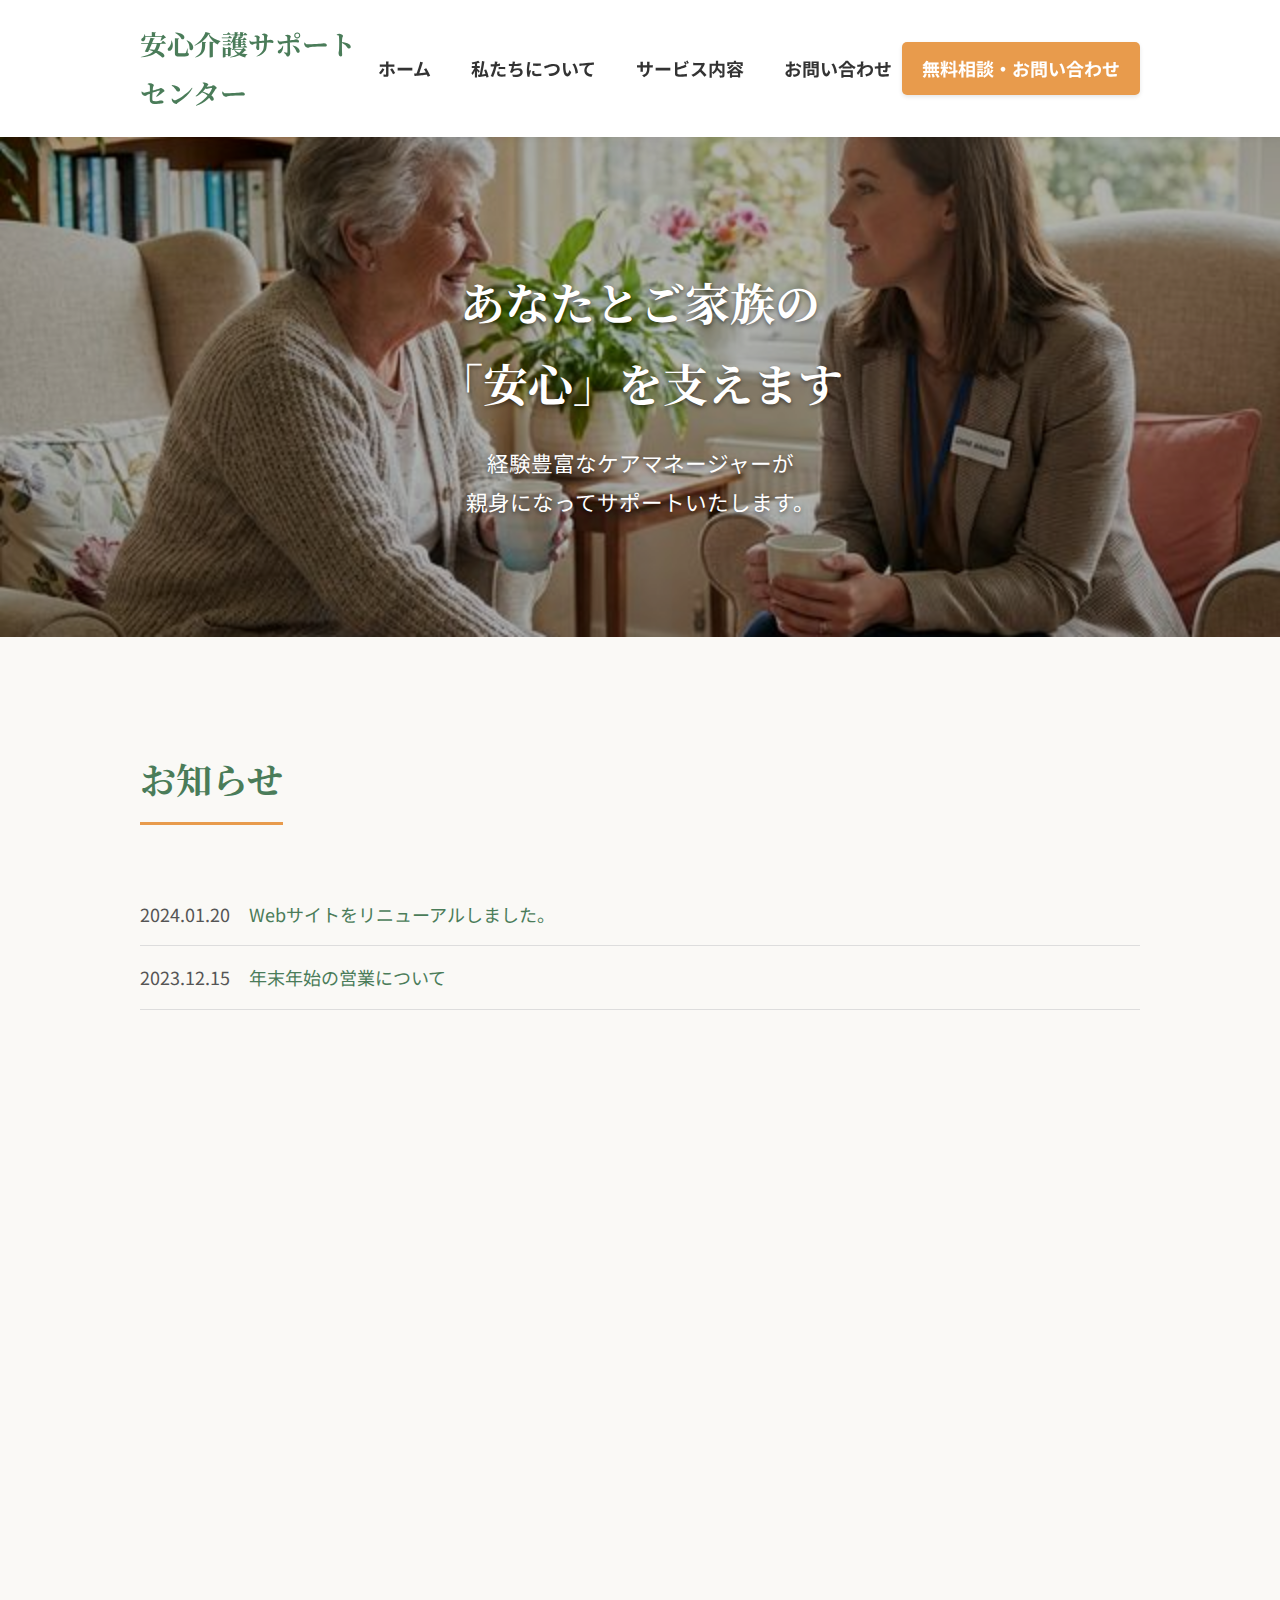
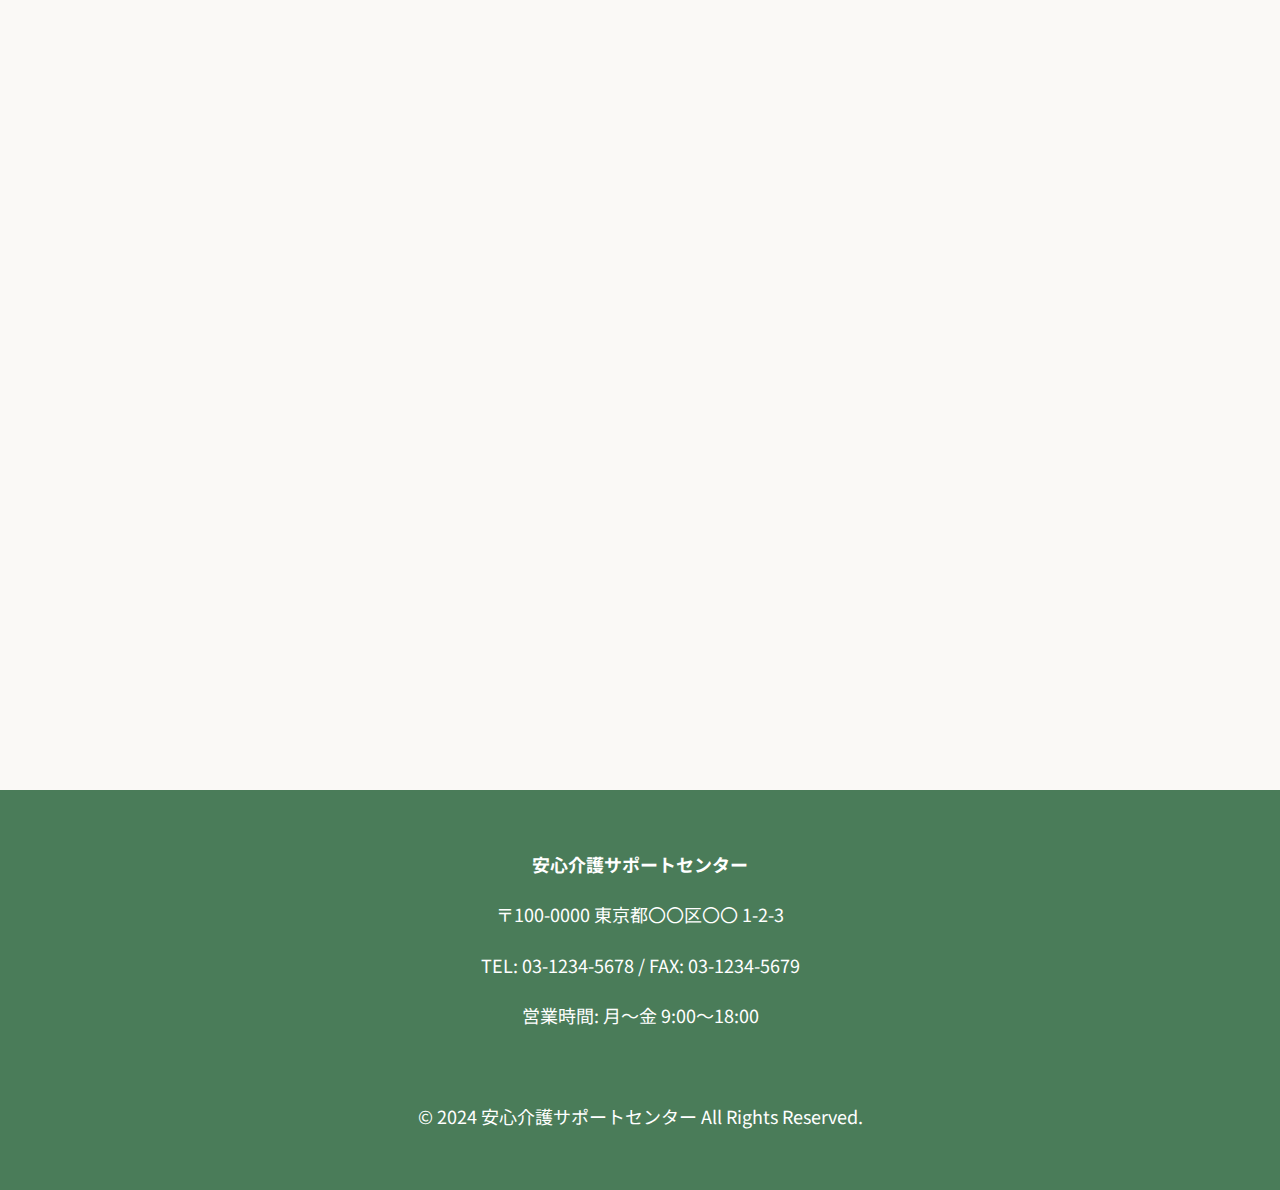
<file: index.html>
<!DOCTYPE html>
<html lang="ja">

<head>
    <meta charset="UTF-8">
    <meta name="viewport" content="width=device-width, initial-scale=1.0">
    <title>安心介護サポートセンター | 居宅介護支援事業所</title>
    <meta name="description" content="地域に根ざした居宅介護支援事業所「安心介護サポートセンター」。経験豊富なケアマネージャーが、利用者様とご家族に寄り添った最適なケアプランをご提案します。">
    <link rel="stylesheet" href="style.css">
</head>

<body>

    <header>
        <div class="header-container">
            <div class="logo">安心介護サポートセンター</div>
            <nav>
                <ul>
                    <li><a href="index.html">ホーム</a></li>
                    <li><a href="about.html">私たちについて</a></li>
                    <li><a href="service.html">サービス内容</a></li>
                    <li><a href="contact.html">お問い合わせ</a></li>
                </ul>
            </nav>
            <a href="contact.html" class="header-cta">無料相談・お問い合わせ</a>
        </div>
    </header>

    <main>
        <section class="hero fade-in" style="background-image: url('hero.jpg');">
            <div class="hero-content">
                <h1>あなたとご家族の<br>「安心」を支えます</h1>
                <p>経験豊富なケアマネージャーが<br>親身になってサポートいたします。</p>
            </div>
        </section>

        <section class="section container fade-in">
            <h2 class="section-title">お知らせ</h2>
            <ul style="list-style: none; padding: 0;">
                <li style="border-bottom: 1px solid #ddd; padding: 15px 0;">
                    <span style="color: var(--color-text-light); margin-right: 15px;">2024.01.20</span>
                    <a href="news.html">Webサイトをリニューアルしました。</a>
                </li>
                <li style="border-bottom: 1px solid #ddd; padding: 15px 0;">
                    <span style="color: var(--color-text-light); margin-right: 15px;">2023.12.15</span>
                    <a href="#">年末年始の営業について</a>
                </li>
            </ul>
        </section>

        <section class="section container fade-in"
            style="background-color: var(--color-bg-light); padding: 60px 40px; border-radius: var(--radius-soft);">
            <h2 class="section-title">私たちの特徴</h2>
            <div class="card-grid">
                <div class="card">
                    <h3>地域密着</h3>
                    <p>地域の医療機関、介護サービス事業者と密に連携し、迅速かつ最適なサービスを調整します。</p>
                </div>
                <div class="card">
                    <h3>経験豊富</h3>
                    <p>介護福祉士、社会福祉士などの資格を持つベテランケアマネージャーが在籍しています。</p>
                </div>
                <div class="card">
                    <h3>相談無料</h3>
                    <p>ケアプランの作成費用は全額介護保険から給付されるため、自己負担はありません。</p>
                </div>
            </div>
            <div style="text-align: center; margin-top: 50px;">
                <a href="about.html" class="btn-large">私たちについて</a>
            </div>
        </section>

        <section class="section container fade-in" style="text-align: center;">
            <h2 class="section-title">お困りではありませんか？</h2>
            <p style="font-size: 1.2em; margin-bottom: 40px; line-height: 2;">
                「親の介護が必要になったが、どうすればいいか分からない」<br>
                「介護保険の申請方法が分からない」<br>
                など、介護に関するお悩みは私たちにご相談ください。
            </p>
            <a href="service.html" class="btn-large">サービス内容を見る</a>
        </section>
    </main>

    <script>
        // Simple Fade-in Observer
        const observer = new IntersectionObserver((entries) => {
            entries.forEach(entry => {
                if (entry.isIntersecting) {
                    entry.target.classList.add('visible');
                }
            });
        }, { threshold: 0.1 });

        document.querySelectorAll('.fade-in').forEach(el => observer.observe(el));
    </script>

    <footer>
        <div class="container">
            <p><strong>安心介護サポートセンター</strong></p>
            <p>〒100-0000 東京都〇〇区〇〇 1-2-3</p>
            <p>TEL: 03-1234-5678 / FAX: 03-1234-5679</p>
            <p>営業時間: 月〜金 9:00〜18:00</p>
            <br>
            <p>&copy; 2024 安心介護サポートセンター All Rights Reserved.</p>
        </div>
    </footer>

</body>

</html>
</file>
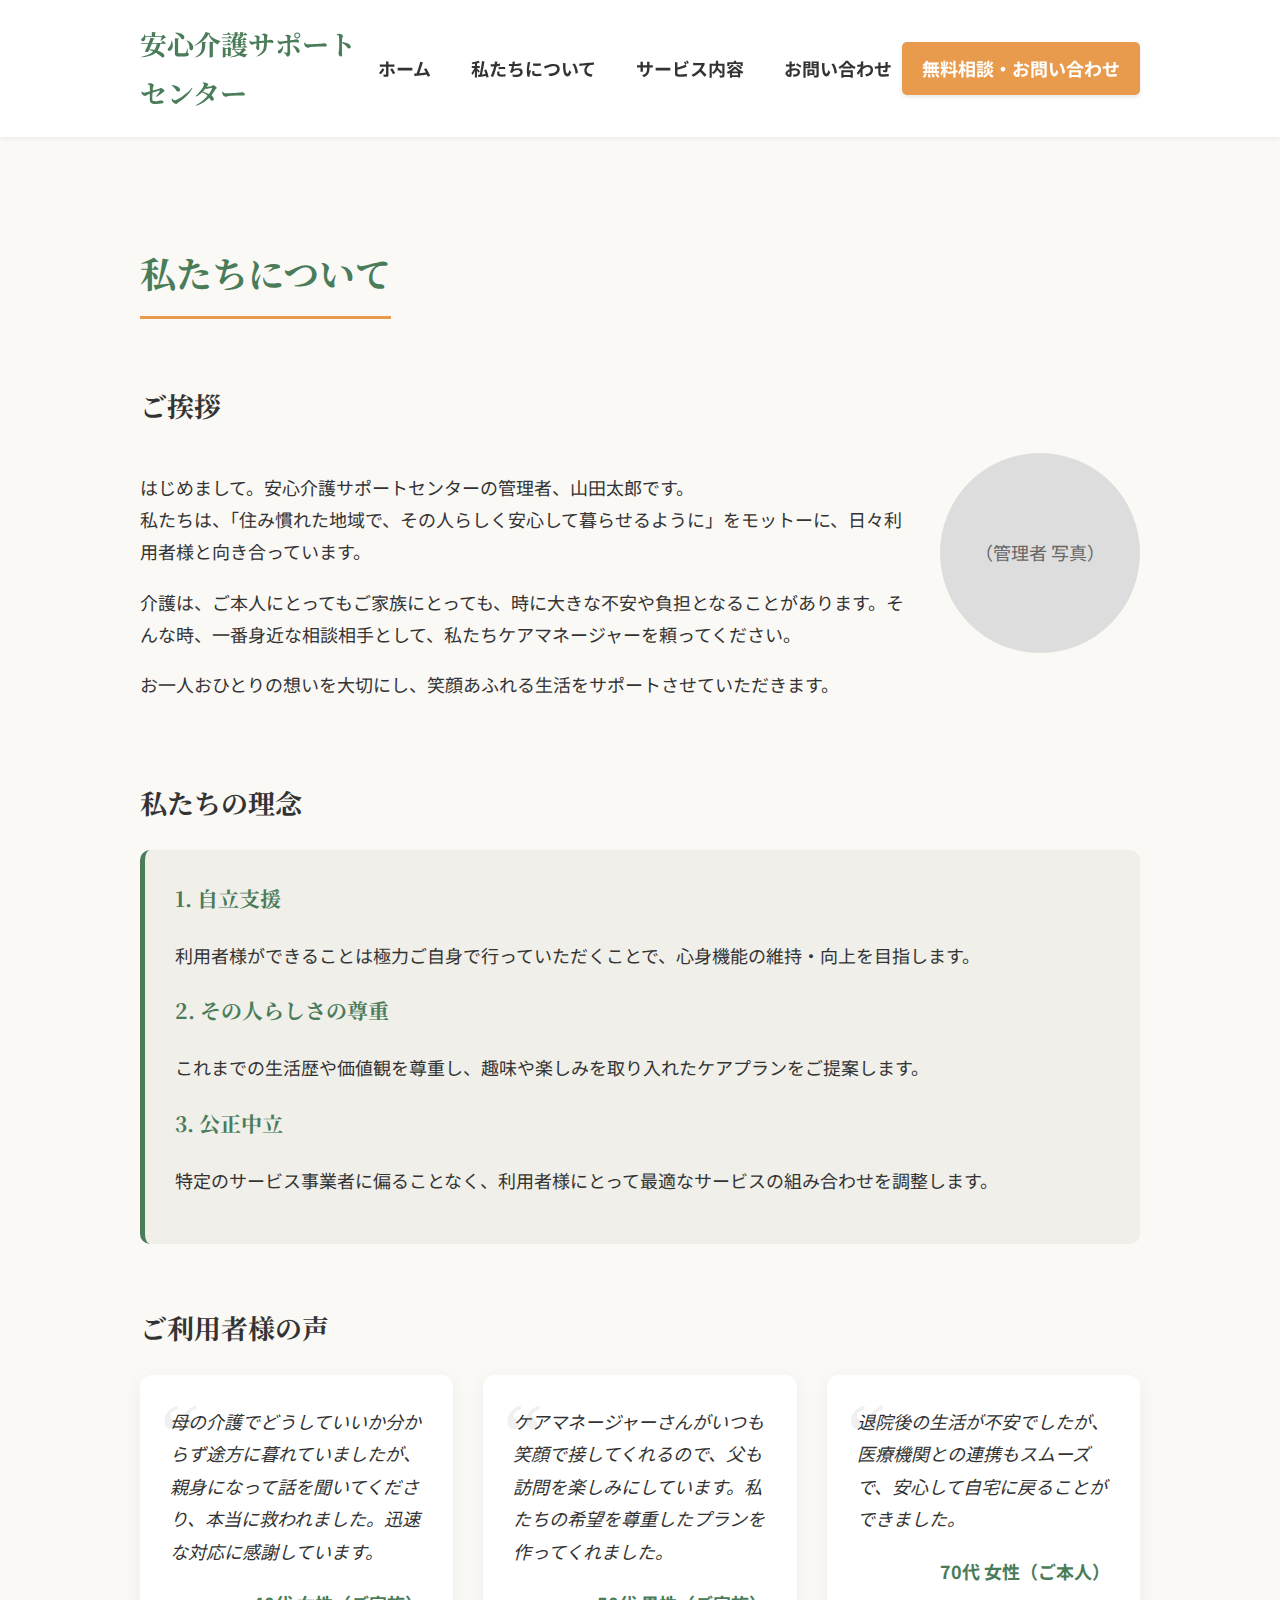
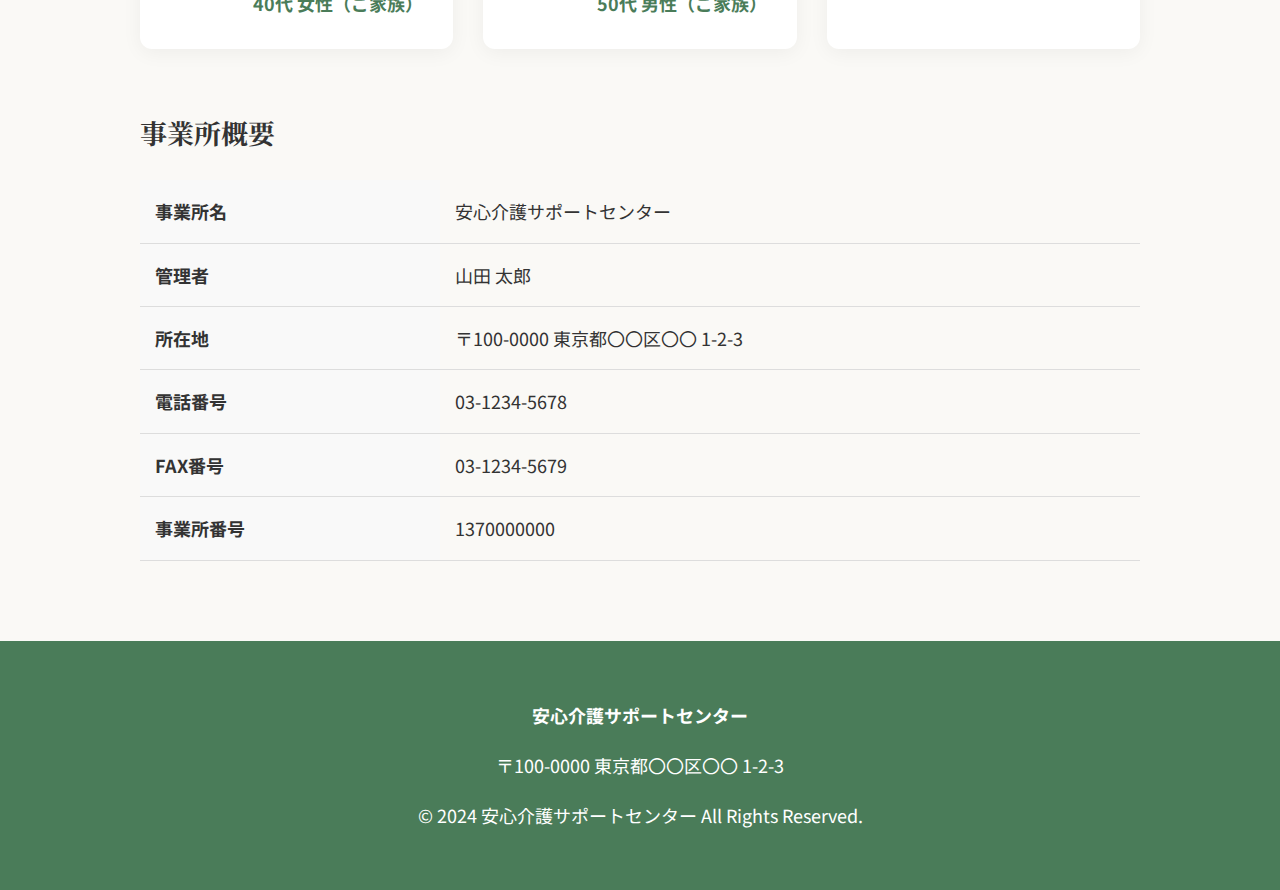
<file: about.html>
<!DOCTYPE html>
<html lang="ja">

<head>
    <meta charset="UTF-8">
    <meta name="viewport" content="width=device-width, initial-scale=1.0">
    <title>私たちについて | 安心介護サポートセンター</title>
    <meta name="description" content="安心介護サポートセンターの理念、代表挨拶、事業所概要をご紹介します。">
    <link rel="stylesheet" href="style.css">
</head>

<body>

    <header>
        <div class="header-container">
            <div class="logo">安心介護サポートセンター</div>
            <nav>
                <ul>
                    <li><a href="index.html">ホーム</a></li>
                    <li><a href="about.html">私たちについて</a></li>
                    <li><a href="service.html">サービス内容</a></li>
                    <li><a href="contact.html">お問い合わせ</a></li>
                </ul>
            </nav>
            <a href="contact.html" class="header-cta">無料相談・お問い合わせ</a>
        </div>
    </header>

    <main class="container section">
        <h1 class="section-title">私たちについて</h1>

        <section style="margin-bottom: 60px;">
            <h2>ご挨拶</h2>
            <div style="display: flex; gap: 30px; align-items: start; flex-wrap: wrap;">
                <div style="flex: 1; min-width: 300px;">
                    <p>
                        はじめまして。安心介護サポートセンターの管理者、山田太郎です。<br>
                        私たちは、「住み慣れた地域で、その人らしく安心して暮らせるように」をモットーに、日々利用者様と向き合っています。
                    </p>
                    <p>
                        介護は、ご本人にとってもご家族にとっても、時に大きな不安や負担となることがあります。そんな時、一番身近な相談相手として、私たちケアマネージャーを頼ってください。
                    </p>
                    <p>
                        お一人おひとりの想いを大切にし、笑顔あふれる生活をサポートさせていただきます。
                    </p>
                </div>
                <!-- Placeholder for Manager Photo -->
                <div
                    style="width: 200px; height: 200px; background-color: #ddd; display: flex; align-items: center; justify-content: center; border-radius: 50%;">
                    <span style="color: #666;">（管理者 写真）</span>
                </div>
            </div>
        </section>

        <section style="margin-bottom: 60px;">
            <h2>私たちの理念</h2>
            <div
                style="background-color: var(--color-bg-light); padding: 30px; border-radius: 10px; border-left: 5px solid var(--color-main);">
                <h3 style="color: var(--color-main); margin-top: 0;">1. 自立支援</h3>
                <p>利用者様ができることは極力ご自身で行っていただくことで、心身機能の維持・向上を目指します。</p>

                <h3 style="color: var(--color-main);">2. その人らしさの尊重</h3>
                <p>これまでの生活歴や価値観を尊重し、趣味や楽しみを取り入れたケアプランをご提案します。</p>

                <h3 style="color: var(--color-main);">3. 公正中立</h3>
                <p>特定のサービス事業者に偏ることなく、利用者様にとって最適なサービスの組み合わせを調整します。</p>
            </div>
        </section>

        <section>
            <h2>ご利用者様の声</h2>
            <div class="card-grid">
                <div class="testimonial-card">
                    <div class="testimonial-text">
                        母の介護でどうしていいか分からず途方に暮れていましたが、親身になって話を聞いてくださり、本当に救われました。迅速な対応に感謝しています。
                    </div>
                    <span class="testimonial-author">40代 女性（ご家族）</span>
                </div>
                <div class="testimonial-card">
                    <div class="testimonial-text">
                        ケアマネージャーさんがいつも笑顔で接してくれるので、父も訪問を楽しみにしています。私たちの希望を尊重したプランを作ってくれました。
                    </div>
                    <span class="testimonial-author">50代 男性（ご家族）</span>
                </div>
                <div class="testimonial-card">
                    <div class="testimonial-text">
                        退院後の生活が不安でしたが、医療機関との連携もスムーズで、安心して自宅に戻ることができました。
                    </div>
                    <span class="testimonial-author">70代 女性（ご本人）</span>
                </div>
            </div>
        </section>

        <section style="margin-top: 60px;">
            <h2>事業所概要</h2>
            <table style="width: 100%; border-collapse: collapse; margin-top: 20px;">
                <tr style="border-bottom: 1px solid #ddd;">
                    <th style="text-align: left; padding: 15px; width: 30%; background-color: #f9f9f9;">事業所名</th>
                    <td style="padding: 15px;">安心介護サポートセンター</td>
                </tr>
                <tr style="border-bottom: 1px solid #ddd;">
                    <th style="text-align: left; padding: 15px; background-color: #f9f9f9;">管理者</th>
                    <td style="padding: 15px;">山田 太郎</td>
                </tr>
                <tr style="border-bottom: 1px solid #ddd;">
                    <th style="text-align: left; padding: 15px; background-color: #f9f9f9;">所在地</th>
                    <td style="padding: 15px;">〒100-0000 東京都〇〇区〇〇 1-2-3</td>
                </tr>
                <tr style="border-bottom: 1px solid #ddd;">
                    <th style="text-align: left; padding: 15px; background-color: #f9f9f9;">電話番号</th>
                    <td style="padding: 15px;">03-1234-5678</td>
                </tr>
                <tr style="border-bottom: 1px solid #ddd;">
                    <th style="text-align: left; padding: 15px; background-color: #f9f9f9;">FAX番号</th>
                    <td style="padding: 15px;">03-1234-5679</td>
                </tr>
                <tr style="border-bottom: 1px solid #ddd;">
                    <th style="text-align: left; padding: 15px; background-color: #f9f9f9;">事業所番号</th>
                    <td style="padding: 15px;">1370000000</td>
                </tr>
            </table>
        </section>
    </main>

    <footer>
        <div class="container">
            <p><strong>安心介護サポートセンター</strong></p>
            <p>〒100-0000 東京都〇〇区〇〇 1-2-3</p>
            <p>&copy; 2024 安心介護サポートセンター All Rights Reserved.</p>
        </div>
    </footer>

</body>

</html>
</file>
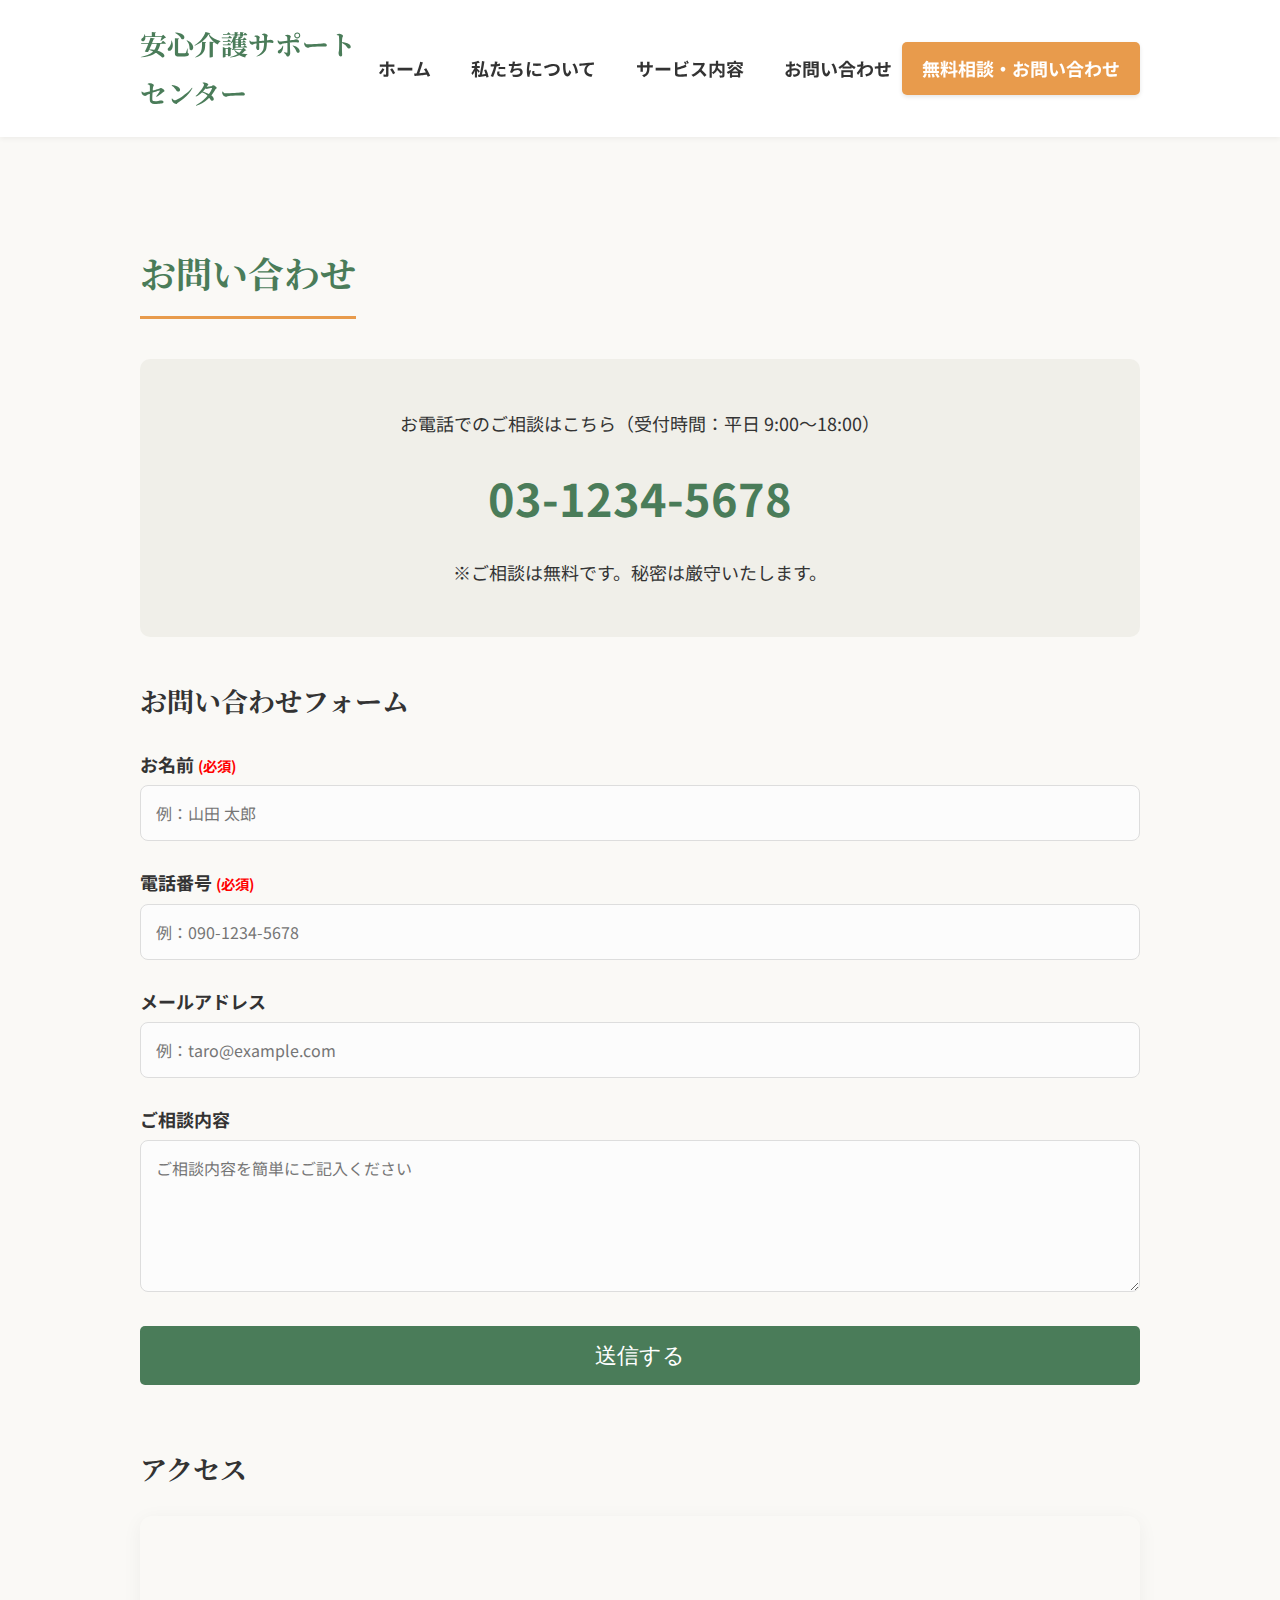
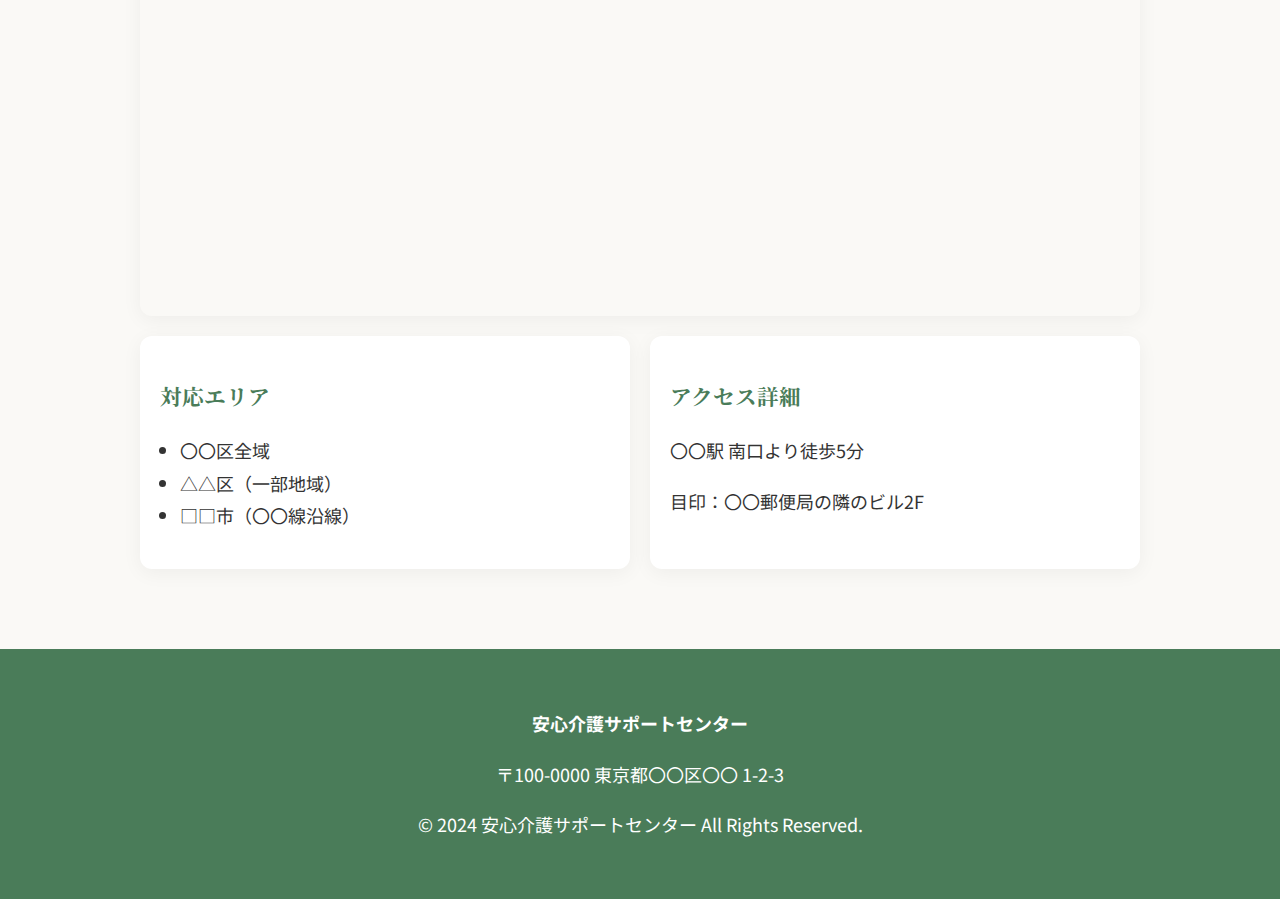
<file: contact.html>
<!DOCTYPE html>
<html lang="ja">

<head>
    <meta charset="UTF-8">
    <meta name="viewport" content="width=device-width, initial-scale=1.0">
    <title>お問い合わせ | 安心介護サポートセンター</title>
    <meta name="description" content="介護に関するご相談、お問い合わせはこちらから。お電話、またはフォームよりお気軽にご連絡ください。">
    <link rel="stylesheet" href="style.css">
</head>

<body>

    <header>
        <div class="header-container">
            <div class="logo">安心介護サポートセンター</div>
            <nav>
                <ul>
                    <li><a href="index.html">ホーム</a></li>
                    <li><a href="about.html">私たちについて</a></li>
                    <li><a href="service.html">サービス内容</a></li>
                    <li><a href="contact.html">お問い合わせ</a></li>
                </ul>
            </nav>
            <a href="contact.html" class="header-cta">無料相談・お問い合わせ</a>
        </div>
    </header>

    <main class="container section">
        <h1 class="section-title">お問い合わせ</h1>

        <div class="contact-info">
            <p>お電話でのご相談はこちら（受付時間：平日 9:00〜18:00）</p>
            <span class="phone-number">03-1234-5678</span>
            <p>※ご相談は無料です。秘密は厳守いたします。</p>
        </div>

        <section>
            <h2>お問い合わせフォーム</h2>
            <form class="contact-form" onsubmit="event.preventDefault(); alert('送信機能はデモのため実装されていません。');">
                <div>
                    <label for="name">お名前 <span style="color:red; font-size: 0.8em;">(必須)</span></label>
                    <input type="text" id="name" name="name" required placeholder="例：山田 太郎">
                </div>
                <div>
                    <label for="tel">電話番号 <span style="color:red; font-size: 0.8em;">(必須)</span></label>
                    <input type="tel" id="tel" name="tel" required placeholder="例：090-1234-5678">
                </div>
                <div>
                    <label for="email">メールアドレス</label>
                    <input type="email" id="email" name="email" placeholder="例：taro@example.com">
                </div>
                <div>
                    <label for="message">ご相談内容</label>
                    <textarea id="message" name="message" rows="5" placeholder="ご相談内容を簡単にご記入ください"></textarea>
                </div>
                <button type="submit">送信する</button>
            </form>
        </section>

        <section style="margin-top: 60px;">
            <h2>アクセス</h2>
            <!-- Interactive Google Map -->
            <div
                style="width: 100%; height: 400px; border-radius: var(--radius-soft); overflow: hidden; box-shadow: var(--shadow-soft);">
                <iframe
                    src="https://www.google.com/maps/embed?pb=!1m18!1m12!1m3!1d12963.292376175585!2d139.7527909!3d35.6841285!2m3!1f0!2f0!3f0!3m2!1i1024!2i768!4f13.1!3m3!1m2!1s0x60188c0c0b13f5db%3A0x6e7z0a0b1c2d3e4f!2sTokyo!5e0!3m2!1sen!2sjp!4v1600000000000!5m2!1sen!2sjp"
                    width="100%" height="100%" style="border:0;" allowfullscreen="" loading="lazy"
                    referrerpolicy="no-referrer-when-downgrade">
                </iframe>
            </div>

            <div style="margin-top: 20px; display: grid; grid-template-columns: 1fr 1fr; gap: 20px;">
                <div class="card" style="text-align: left; padding: 20px;">
                    <h3 style="font-size: 1.2em;">対応エリア</h3>
                    <ul style="padding-left: 20px;">
                        <li>〇〇区全域</li>
                        <li>△△区（一部地域）</li>
                        <li>□□市（〇〇線沿線）</li>
                    </ul>
                </div>
                <div class="card" style="text-align: left; padding: 20px;">
                    <h3 style="font-size: 1.2em;">アクセス詳細</h3>
                    <p>〇〇駅 南口より徒歩5分</p>
                    <p>目印：〇〇郵便局の隣のビル2F</p>
                </div>
            </div>
        </section>

    </main>

    <script>
        const form = document.querySelector('.contact-form');
        form.addEventListener('submit', function (event) {
            event.preventDefault();

            // Simple Validation
            const name = document.getElementById('name').value;
            const tel = document.getElementById('tel').value;

            if (name.trim() === '' || tel.trim() === '') {
                alert('必須項目を入力してください。');
                return;
            }

            // Simulate form submission
            // In a real app, you would send data to a server here.
            window.location.href = 'thanks.html';
        });
    </script>

    <footer>
        <div class="container">
            <p><strong>安心介護サポートセンター</strong></p>
            <p>〒100-0000 東京都〇〇区〇〇 1-2-3</p>
            <p>&copy; 2024 安心介護サポートセンター All Rights Reserved.</p>
        </div>
    </footer>

</body>

</html>
</file>
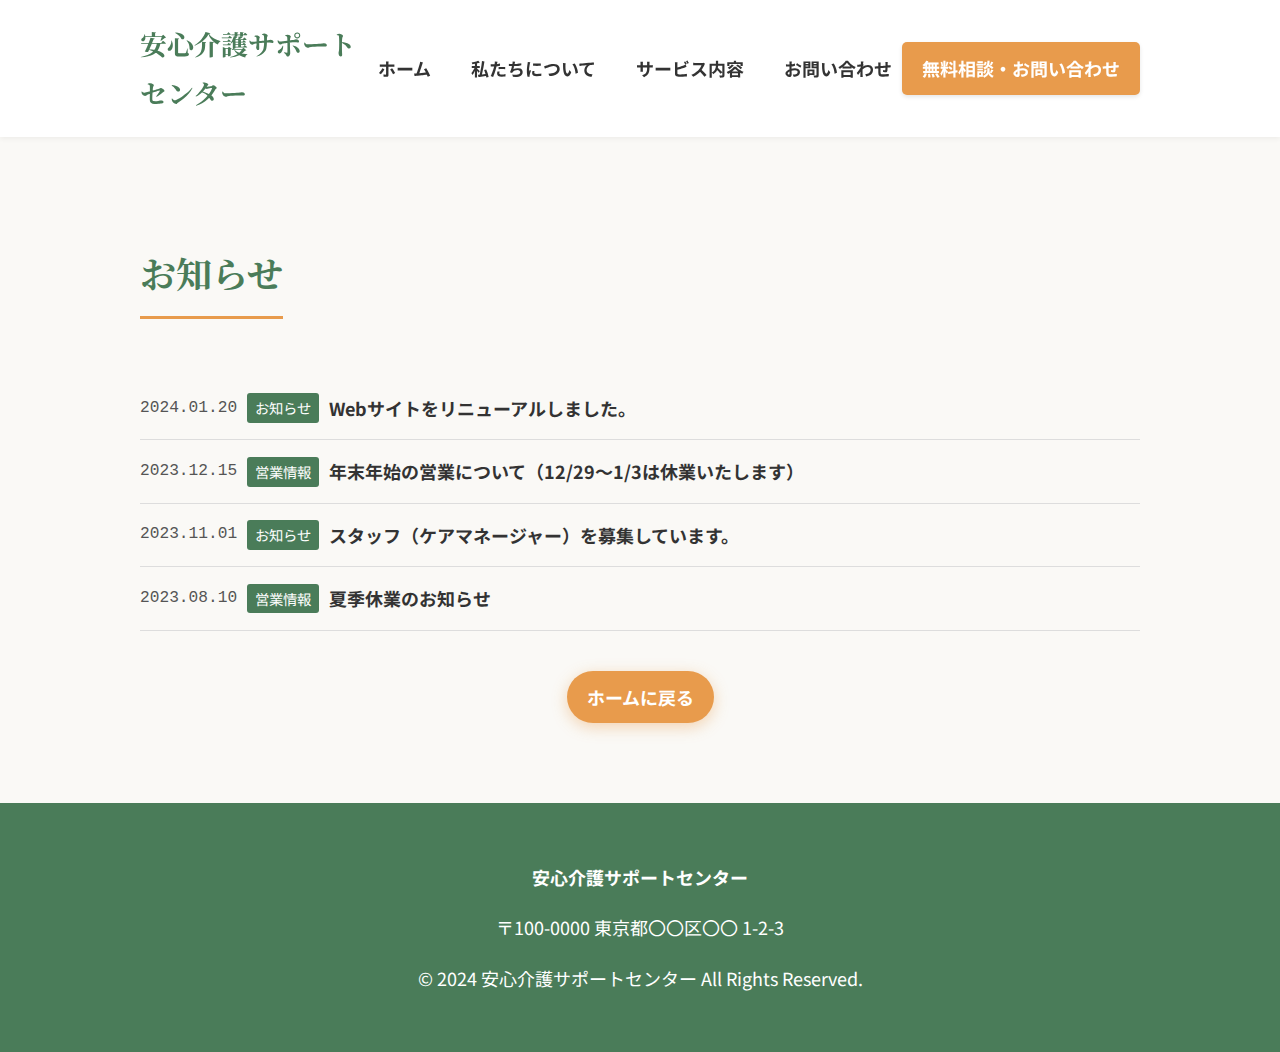
<file: news.html>
<!DOCTYPE html>
<html lang="ja">

<head>
    <meta charset="UTF-8">
    <meta name="viewport" content="width=device-width, initial-scale=1.0">
    <title>お知らせ | 安心介護サポートセンター</title>
    <meta name="description" content="安心介護サポートセンターからのお知らせ一覧です。">
    <link rel="stylesheet" href="style.css">
</head>

<body>

    <header>
        <div class="header-container">
            <div class="logo">安心介護サポートセンター</div>
            <nav>
                <ul>
                    <li><a href="index.html">ホーム</a></li>
                    <li><a href="about.html">私たちについて</a></li>
                    <li><a href="service.html">サービス内容</a></li>
                    <li><a href="contact.html">お問い合わせ</a></li>
                </ul>
            </nav>
            <a href="contact.html" class="header-cta">無料相談・お問い合わせ</a>
        </div>
    </header>

    <main class="container section">
        <h1 class="section-title">お知らせ</h1>

        <ul class="news-list">
            <li class="news-item">
                <span class="news-date">2024.01.20</span>
                <span class="news-category">お知らせ</span>
                <a href="#" class="news-title">Webサイトをリニューアルしました。</a>
            </li>
            <li class="news-item">
                <span class="news-date">2023.12.15</span>
                <span class="news-category">営業情報</span>
                <a href="#" class="news-title">年末年始の営業について（12/29〜1/3は休業いたします）</a>
            </li>
            <li class="news-item">
                <span class="news-date">2023.11.01</span>
                <span class="news-category">お知らせ</span>
                <a href="#" class="news-title">スタッフ（ケアマネージャー）を募集しています。</a>
            </li>
            <li class="news-item">
                <span class="news-date">2023.08.10</span>
                <span class="news-category">営業情報</span>
                <a href="#" class="news-title">夏季休業のお知らせ</a>
            </li>
        </ul>

        <div style="text-align: center; margin-top: 40px;">
            <a href="index.html" class="btn-large" style="font-size: 1em; padding: 10px 20px;">ホームに戻る</a>
        </div>

    </main>

    <footer>
        <div class="container">
            <p><strong>安心介護サポートセンター</strong></p>
            <p>〒100-0000 東京都〇〇区〇〇 1-2-3</p>
            <p>&copy; 2024 安心介護サポートセンター All Rights Reserved.</p>
        </div>
    </footer>

</body>

</html>
</file>
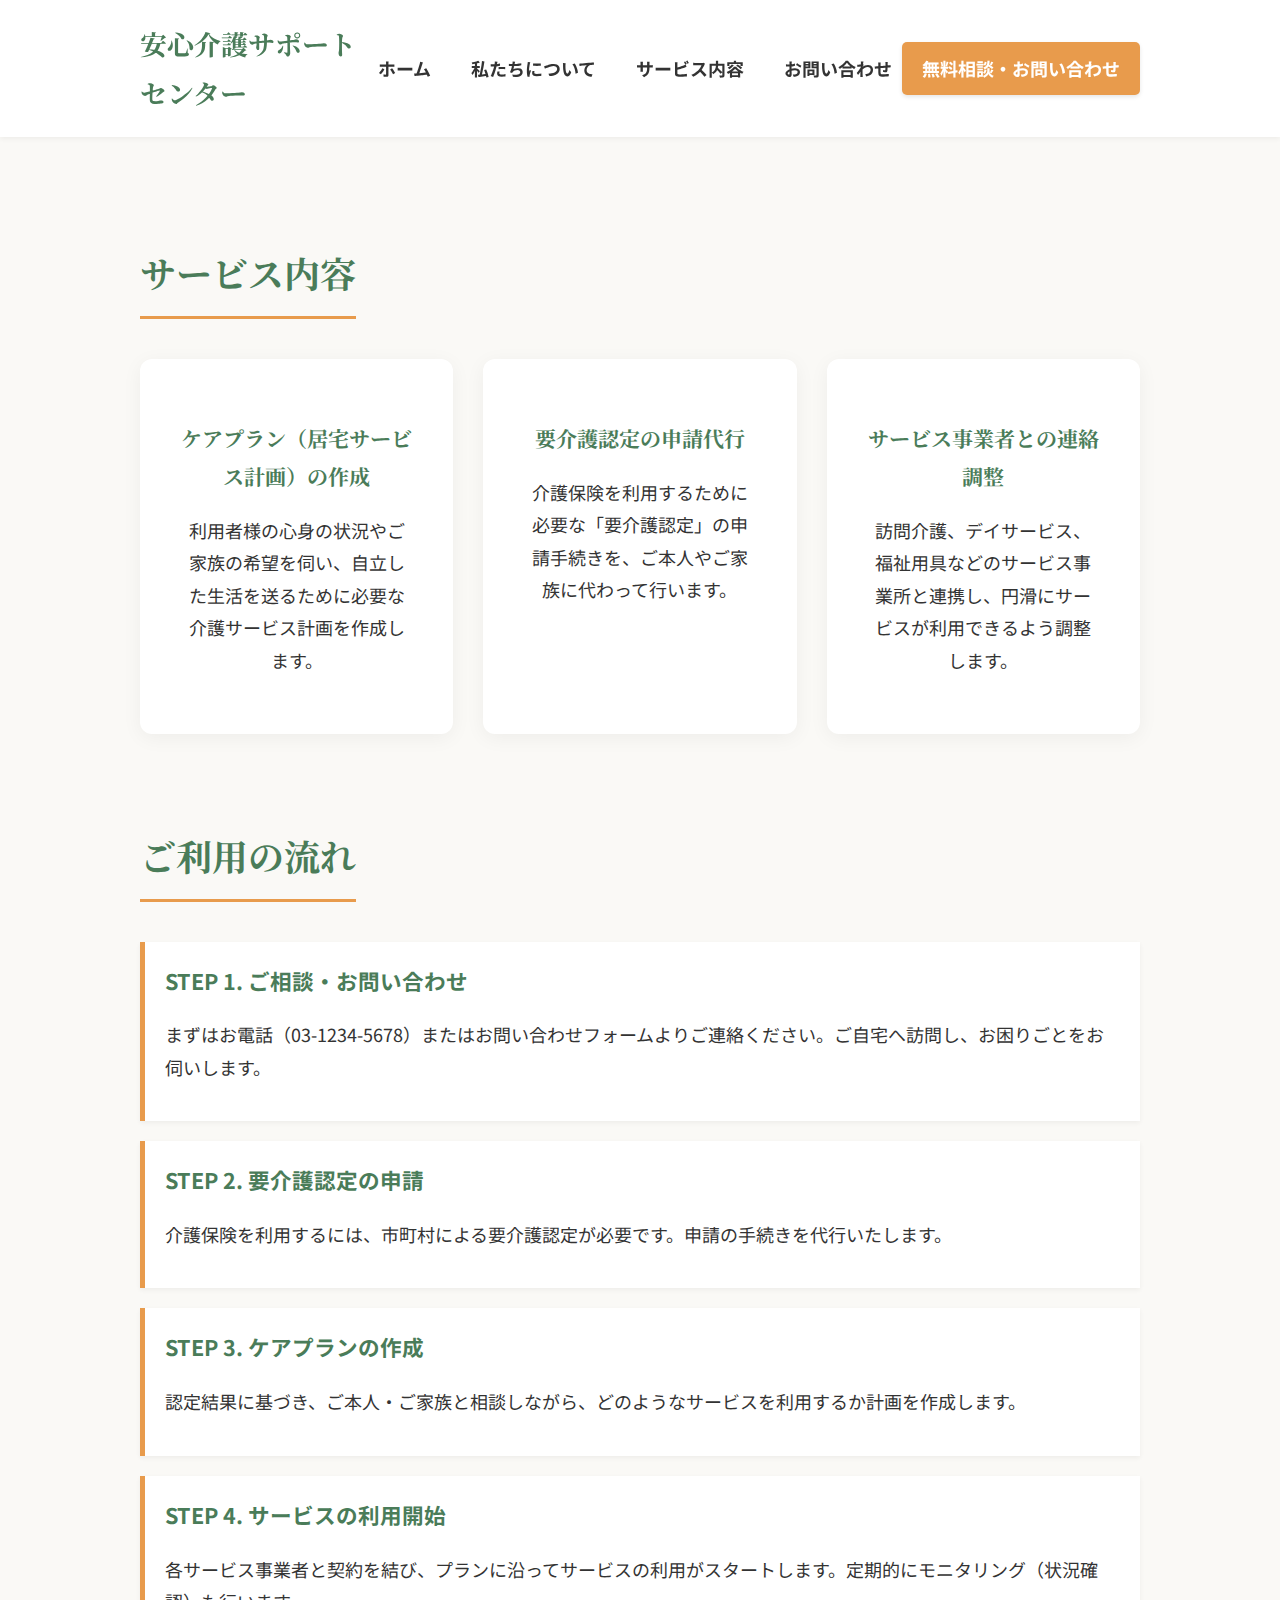
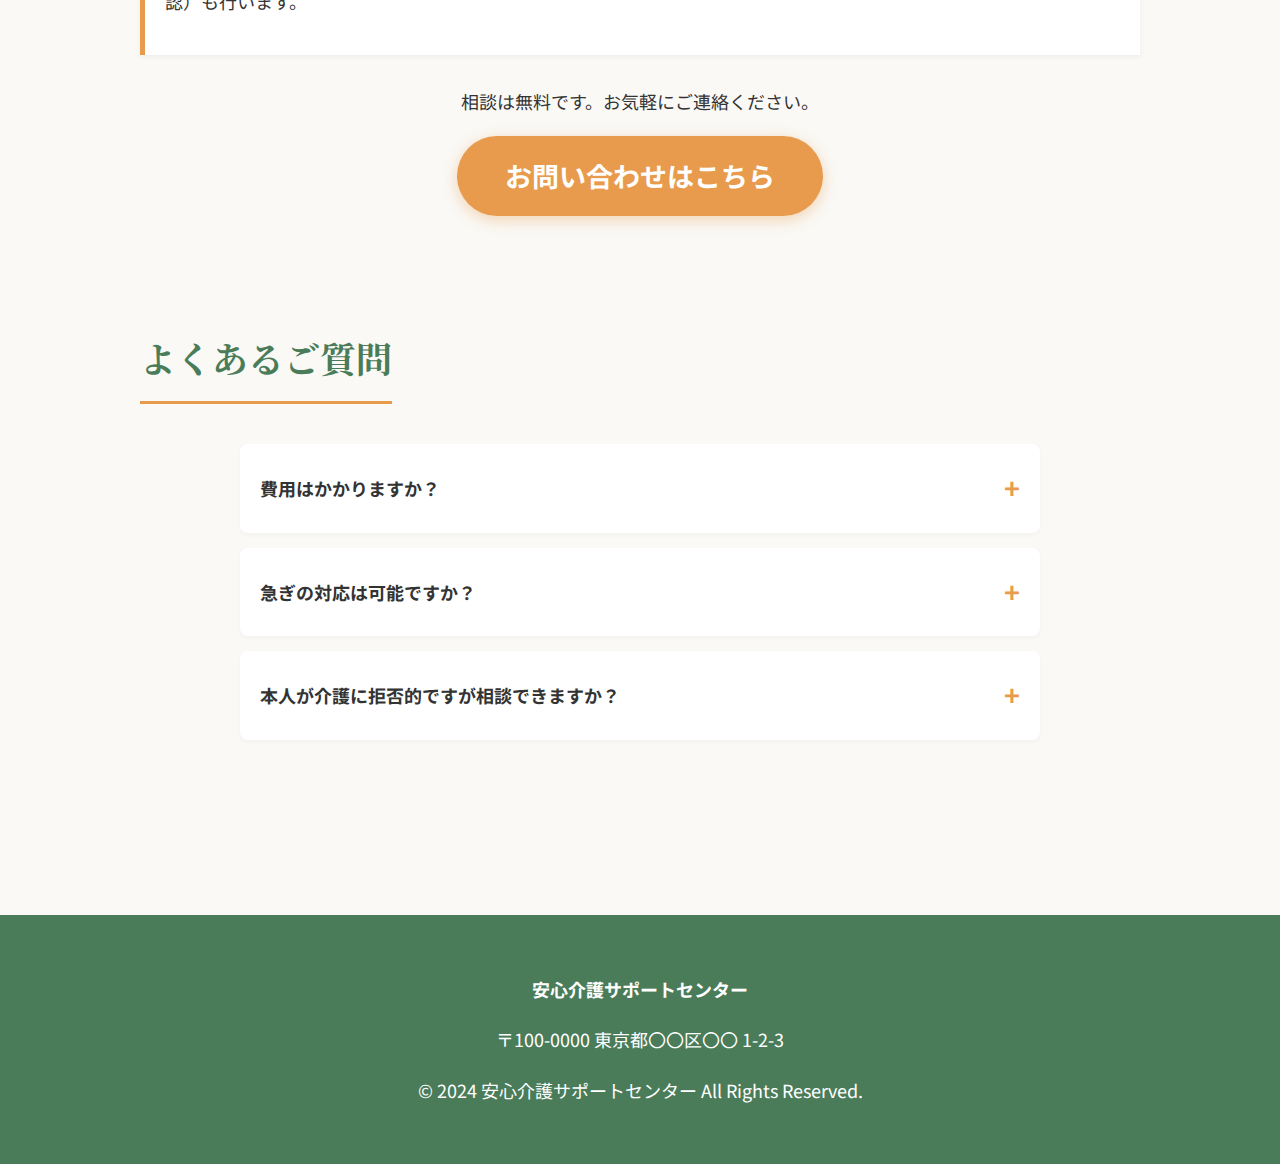
<file: service.html>
<!DOCTYPE html>
<html lang="ja">

<head>
    <meta charset="UTF-8">
    <meta name="viewport" content="width=device-width, initial-scale=1.0">
    <title>サービス内容・ご利用の流れ | 安心介護サポートセンター</title>
    <meta name="description" content="ケアプラン作成、要介護認定の申請代行など、主なサービス内容とご利用開始までの流れをご案内します。">
    <link rel="stylesheet" href="style.css">
</head>

<body>

    <header>
        <div class="header-container">
            <div class="logo">安心介護サポートセンター</div>
            <nav>
                <ul>
                    <li><a href="index.html">ホーム</a></li>
                    <li><a href="about.html">私たちについて</a></li>
                    <li><a href="service.html">サービス内容</a></li>
                    <li><a href="contact.html">お問い合わせ</a></li>
                </ul>
            </nav>
            <a href="contact.html" class="header-cta">無料相談・お問い合わせ</a>
        </div>
    </header>

    <main class="container section">
        <h1 class="section-title">サービス内容</h1>

        <div class="card-grid" style="margin-bottom: 60px;">
            <div class="card">
                <h3>ケアプラン（居宅サービス計画）の作成</h3>
                <p>利用者様の心身の状況やご家族の希望を伺い、自立した生活を送るために必要な介護サービス計画を作成します。</p>
            </div>
            <div class="card">
                <h3>要介護認定の申請代行</h3>
                <p>介護保険を利用するために必要な「要介護認定」の申請手続きを、ご本人やご家族に代わって行います。</p>
            </div>
            <div class="card">
                <h3>サービス事業者との連絡調整</h3>
                <p>訪問介護、デイサービス、福祉用具などのサービス事業所と連携し、円滑にサービスが利用できるよう調整します。</p>
            </div>
        </div>

        <h2 class="section-title">ご利用の流れ</h2>
        <div class="step-flow">
            <div class="step-item">
                <span class="step-title">STEP 1. ご相談・お問い合わせ</span>
                <p>まずはお電話（03-1234-5678）またはお問い合わせフォームよりご連絡ください。ご自宅へ訪問し、お困りごとをお伺いします。</p>
            </div>
            <div class="step-item">
                <span class="step-title">STEP 2. 要介護認定の申請</span>
                <p>介護保険を利用するには、市町村による要介護認定が必要です。申請の手続きを代行いたします。</p>
            </div>
            <div class="step-item">
                <span class="step-title">STEP 3. ケアプランの作成</span>
                <p>認定結果に基づき、ご本人・ご家族と相談しながら、どのようなサービスを利用するか計画を作成します。</p>
            </div>
            <div class="step-item">
                <span class="step-title">STEP 4. サービスの利用開始</span>
                <p>各サービス事業者と契約を結び、プランに沿ってサービスの利用がスタートします。定期的にモニタリング（状況確認）も行います。</p>
            </div>
        </div>

        <div class="contact-actions">
            <p>相談は無料です。お気軽にご連絡ください。</p>
            <a href="contact.html" class="btn-large">お問い合わせはこちら</a>
        </div>

        <section class="section">
            <h2 class="section-title">よくあるご質問</h2>
            <div class="accordion">
                <div class="accordion-item">
                    <div class="accordion-header">費用はかかりますか？</div>
                    <div class="accordion-content">
                        <p>ケアプランの作成費用は全額介護保険から給付されるため、利用者様の自己負担はありません。</p>
                    </div>
                </div>
                <div class="accordion-item">
                    <div class="accordion-header">急ぎの対応は可能ですか？</div>
                    <div class="accordion-content">
                        <p>はい、可能な限り迅速に対応いたします。まずは電話でご状況をお聞かせください。</p>
                    </div>
                </div>
                <div class="accordion-item">
                    <div class="accordion-header">本人が介護に拒否的ですが相談できますか？</div>
                    <div class="accordion-content">
                        <p>はい、ご家族様からのご相談も承っております。ご本人様の気持ちに寄り添いながら、少しずつ関係を築いていけるようサポートいたします。</p>
                    </div>
                </div>
            </div>
        </section>
    </main>

    <script>
        // Accordion functionality
        document.querySelectorAll('.accordion-header').forEach(header => {
            header.addEventListener('click', () => {
                const item = header.parentElement;
                item.classList.toggle('active');

                const content = item.querySelector('.accordion-content');
                if (item.classList.contains('active')) {
                    content.style.maxHeight = content.scrollHeight + 'px';
                } else {
                    content.style.maxHeight = 0;
                }
            });
        });
    </script>

    <footer>
        <div class="container">
            <p><strong>安心介護サポートセンター</strong></p>
            <p>〒100-0000 東京都〇〇区〇〇 1-2-3</p>
            <p>&copy; 2024 安心介護サポートセンター All Rights Reserved.</p>
        </div>
    </footer>

</body>

</html>
</file>
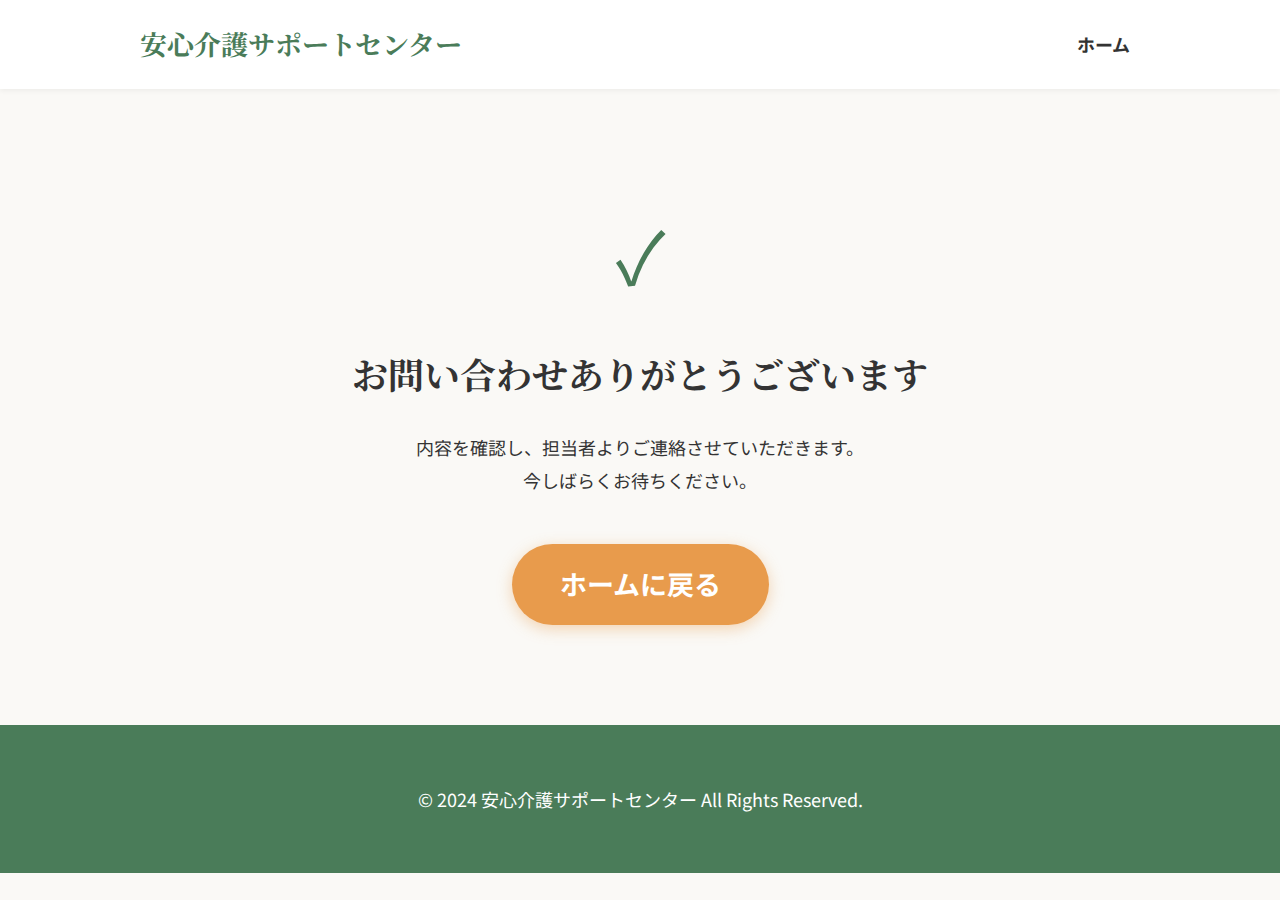
<file: thanks.html>
<!DOCTYPE html>
<html lang="ja">
<head>
    <meta charset="UTF-8">
    <meta name="viewport" content="width=device-width, initial-scale=1.0">
    <title>お問い合わせありがとうございます | 安心介護サポートセンター</title>
    <link rel="stylesheet" href="style.css">
    <style>
        .thanks-container {
            text-align: center;
            padding: 100px 20px;
        }
        .thanks-icon {
            font-size: 4em;
            color: var(--color-main);
            margin-bottom: 20px;
        }
    </style>
</head>
<body>

    <header>
        <div class="header-container">
            <div class="logo">安心介護サポートセンター</div>
            <nav>
                <ul>
                    <li><a href="index.html">ホーム</a></li>
                </ul>
            </nav>
        </div>
    </header>

    <main class="container thanks-container">
        <div class="thanks-icon">✓</div>
        <h1>お問い合わせありがとうございます</h1>
        <p>内容を確認し、担当者よりご連絡させていただきます。<br>今しばらくお待ちください。</p>
        <a href="index.html" class="btn-large" style="margin-top: 30px;">ホームに戻る</a>
    </main>

    <footer>
        <div class="container">
            <p>&copy; 2024 安心介護サポートセンター All Rights Reserved.</p>
        </div>
    </footer>

</body>
</html>
</file>
<file: style.css>
@import url('https://fonts.googleapis.com/css2?family=Noto+Sans+JP:wght@400;500;700&family=Noto+Serif+JP:wght@500;700&display=swap');

:root {
    --color-base: #FAF9F6;
    /* Warm White */
    --color-main: #4A7C59;
    /* Calming Green */
    --color-accent: #E89B4C;
    /* Warm Orange */
    --color-text: #333333;
    /* Dark Gray */
    --color-text-light: #555555;
    --color-bg-light: #F0EFE9;
    --font-base: "Noto Sans JP", sans-serif;
    --font-heading: "Noto Serif JP", serif;
    --spacing-section: 80px;
    /* Increased for better breathing room */
    --shadow-soft: 0 4px 20px rgba(0, 0, 0, 0.05);
    --radius-soft: 12px;
}

* {
    box-sizing: border-box;
}

body {
    font-family: var(--font-base);
    background-color: var(--color-base);
    color: var(--color-text);
    margin: 0;
    padding: 0;
    line-height: 1.8;
    font-size: 18px;
    -webkit-font-smoothing: antialiased;
}

h1,
h2,
h3,
.logo {
    font-family: var(--font-heading);
}

/* Animations */
.fade-in {
    opacity: 0;
    transform: translateY(20px);
    transition: opacity 0.8s ease-out, transform 0.8s ease-out;
}

.fade-in.visible {
    opacity: 1;
    transform: translateY(0);
}


a {
    color: var(--color-main);
    text-decoration: none;
    transition: opacity 0.3s;
}

a:hover {
    opacity: 0.7;
}

img {
    max-width: 100%;
    height: auto;
}

/* Header */
header {
    background-color: #fff;
    padding: 20px;
    box-shadow: 0 2px 5px rgba(0, 0, 0, 0.05);
    position: sticky;
    top: 0;
    z-index: 1000;
}

.header-container {
    max-width: 1000px;
    margin: 0 auto;
    display: flex;
    justify-content: space-between;
    align-items: center;
}

.logo {
    font-size: 1.5em;
    font-weight: bold;
    color: var(--color-main);
}

nav ul {
    list-style: none;
    margin: 0;
    padding: 0;
    display: flex;
    gap: 20px;
}

nav a {
    font-weight: bold;
    color: var(--color-text);
    white-space: nowrap;
    /* Prevent text wrapping */
    padding: 5px 10px;
    border-radius: 5px;
    transition: all 0.3s ease;
}

nav a:hover {
    background-color: var(--color-bg-light);
    color: var(--color-main);
    opacity: 1;
}

.header-cta {
    background-color: var(--color-accent);
    color: #fff;
    padding: 10px 20px;
    border-radius: 5px;
    font-weight: bold;
    white-space: nowrap;
    /* Prevent text wrapping */
    box-shadow: 0 2px 4px rgba(0, 0, 0, 0.1);
    transition: transform 0.2s, box-shadow 0.2s;
}

.header-cta:hover {
    color: #fff;
    transform: translateY(-2px);
    box-shadow: 0 4px 8px rgba(0, 0, 0, 0.15);
}

/* Main Visual (Hero) */
.hero {
    position: relative;
    height: 500px;
    /* Adjust as needed */
    background-size: cover;
    background-position: center;
    display: flex;
    align-items: center;
    justify-content: center;
    text-align: center;
    color: #fff;
}

.hero::after {
    content: '';
    position: absolute;
    top: 0;
    left: 0;
    right: 0;
    bottom: 0;
    background: rgba(0, 0, 0, 0.3);
    /* Overlay for text readability */
}

.hero-content {
    position: relative;
    z-index: 1;
    padding: 20px;
    text-shadow: 0 2px 4px rgba(0, 0, 0, 0.5);
}

.hero h1 {
    font-size: 2.5em;
    /* Large heading */
    margin-bottom: 20px;
}

.hero p {
    font-size: 1.2em;
}

/* Common Layout */
.container {
    max-width: 1000px;
    margin: 0 auto;
    padding: 0 20px;
}

.section {
    padding: var(--spacing-section) 0;
}

.section-title {
    text-align: center;
    color: var(--color-main);
    font-size: 2em;
    margin-bottom: 40px;
    border-bottom: 3px solid var(--color-accent);
    display: inline-block;
    padding-bottom: 10px;
}

/* Footer */
footer {
    background-color: var(--color-main);
    color: #fff;
    padding: 40px 0;
    text-align: center;
}

footer a {
    color: #fff;
}

/* Page Specific: Components */
.card-grid {
    display: grid;
    grid-template-columns: repeat(auto-fit, minmax(280px, 1fr));
    gap: 30px;
}

.card {
    background: #fff;
    padding: 40px;
    border-radius: var(--radius-soft);
    box-shadow: var(--shadow-soft);
    text-align: center;
    transition: transform 0.3s ease, box-shadow 0.3s ease;
}

.card:hover {
    transform: translateY(-5px);
    box-shadow: 0 10px 30px rgba(0, 0, 0, 0.1);
}

.card h3 {
    color: var(--color-main);
    margin-bottom: 15px;
}

.step-flow {
    display: flex;
    flex-direction: column;
    gap: 20px;
}

.step-item {
    background: #fff;
    padding: 20px;
    border-left: 5px solid var(--color-accent);
    box-shadow: 0 2px 5px rgba(0, 0, 0, 0.05);
}

.step-title {
    font-weight: bold;
    font-size: 1.2em;
    color: var(--color-main);
    display: block;
    margin-bottom: 10px;
}

/* Contact Area */
.contact-actions {
    text-align: center;
    margin-top: 30px;
}

.btn-large {
    display: inline-block;
    background-color: var(--color-accent);
    color: #fff;
    font-size: 1.5em;
    padding: 16px 48px;
    border-radius: 50px;
    font-weight: bold;
    box-shadow: 0 4px 15px rgba(232, 155, 76, 0.4);
    /* Colored shadow */
    transition: transform 0.2s, box-shadow 0.2s;
}

.btn-large:hover {
    color: #fff;
    transform: translateY(-2px);
    box-shadow: 0 6px 20px rgba(232, 155, 76, 0.6);
}

/* Responsive */
@media (max-width: 768px) {
    .header-container {
        flex-direction: column;
        gap: 15px;
    }

    nav ul {
        flex-wrap: wrap;
        justify-content: center;
    }

    .hero {
        height: 300px;
    }

    .hero h1 {
        font-size: 1.8em;
    }


    body {
        font-size: 16px;
        /* Slightly smaller on mobile but still readable */
    }
}

/* Contact Page Styles */
.contact-info {
    background-color: var(--color-bg-light);
    padding: 30px;
    border-radius: 10px;
    text-align: center;
    margin-bottom: 40px;
}

.phone-number {
    font-size: 2.5em;
    color: var(--color-main);
    font-weight: bold;
    display: block;
    margin: 10px 0;
}

.contact-form label {
    display: block;
    margin-bottom: 5px;
    font-weight: bold;
}

.contact-form input,
.contact-form textarea {
    width: 100%;
    padding: 15px;
    margin-bottom: 25px;
    border: 1px solid #ddd;
    border-radius: 8px;
    background-color: #fcfcfc;
    font-size: 16px;
    font-family: inherit;
    transition: border-color 0.3s, box-shadow 0.3s;
}

.contact-form input:focus,
.contact-form textarea:focus {
    outline: none;
    border-color: var(--color-main);
    box-shadow: 0 0 0 3px rgba(74, 124, 89, 0.2);
}

.contact-form button {
    background-color: var(--color-main);
    color: #fff;
    padding: 15px 30px;
    border: none;
    border-radius: 5px;
    font-size: 1.2em;
    cursor: pointer;
    width: 100%;
    transition: opacity 0.3s;
}

.contact-form button:hover {
    opacity: 0.9;
    background-color: #3a6346;
    /* Darker green for hover */
}

/* News Page Styles */
.news-list {
    list-style: none;
    padding: 0;
}

.news-item {
    border-bottom: 1px solid #ddd;
    padding: 15px 0;
    display: flex;
    flex-wrap: wrap;
    align-items: center;
    gap: 10px;
}

.news-date {
    color: var(--color-text-light);
    font-family: monospace;
    font-size: 0.9em;
}

.news-category {
    background-color: var(--color-main);
    color: #fff;
    padding: 2px 8px;
    border-radius: 3px;
    font-size: 0.8em;
}

.news-title {
    color: var(--color-text);
    font-weight: bold;
    flex: 1;
    min-width: 200px;
}

.news-title:hover {
    text-decoration: underline;
    color: var(--color-main);
}

/* FAQ Accordion */
.accordion {
    max-width: 800px;
    margin: 0 auto;
}

.accordion-item {
    background: #fff;
    border-radius: 8px;
    margin-bottom: 15px;
    box-shadow: 0 2px 5px rgba(0, 0, 0, 0.03);
    overflow: hidden;
}

.accordion-header {
    padding: 20px;
    font-weight: bold;
    cursor: pointer;
    position: relative;
    transition: background-color 0.3s;
    display: flex;
    justify-content: space-between;
    align-items: center;
}

.accordion-header:hover {
    background-color: #f9f9f9;
}

.accordion-header::after {
    content: '+';
    font-size: 1.5em;
    color: var(--color-accent);
    transition: transform 0.3s;
}

.accordion-item.active .accordion-header::after {
    transform: rotate(45deg);
}

.accordion-content {
    max-height: 0;
    overflow: hidden;
    transition: max-height 0.3s ease-out;
    background-color: #fafafa;
}

.accordion-content p {
    padding: 20px;
    margin: 0;
    border-top: 1px solid #eee;
}

/* Testimonial Cards */
.testimonial-card {
    background: #fff;
    padding: 30px;
    border-radius: var(--radius-soft);
    box-shadow: var(--shadow-soft);
    position: relative;
    text-align: left;
}

.testimonial-card::before {
    content: '“';
    font-family: serif;
    font-size: 5em;
    color: #f0f0f0;
    position: absolute;
    top: -20px;
    left: 20px;
    z-index: 0;
}

.testimonial-text {
    position: relative;
    z-index: 1;
    font-style: italic;
    margin-bottom: 20px;
}

.testimonial-author {
    font-weight: bold;
    color: var(--color-main);
    text-align: right;
    display: block;
}
</file>
